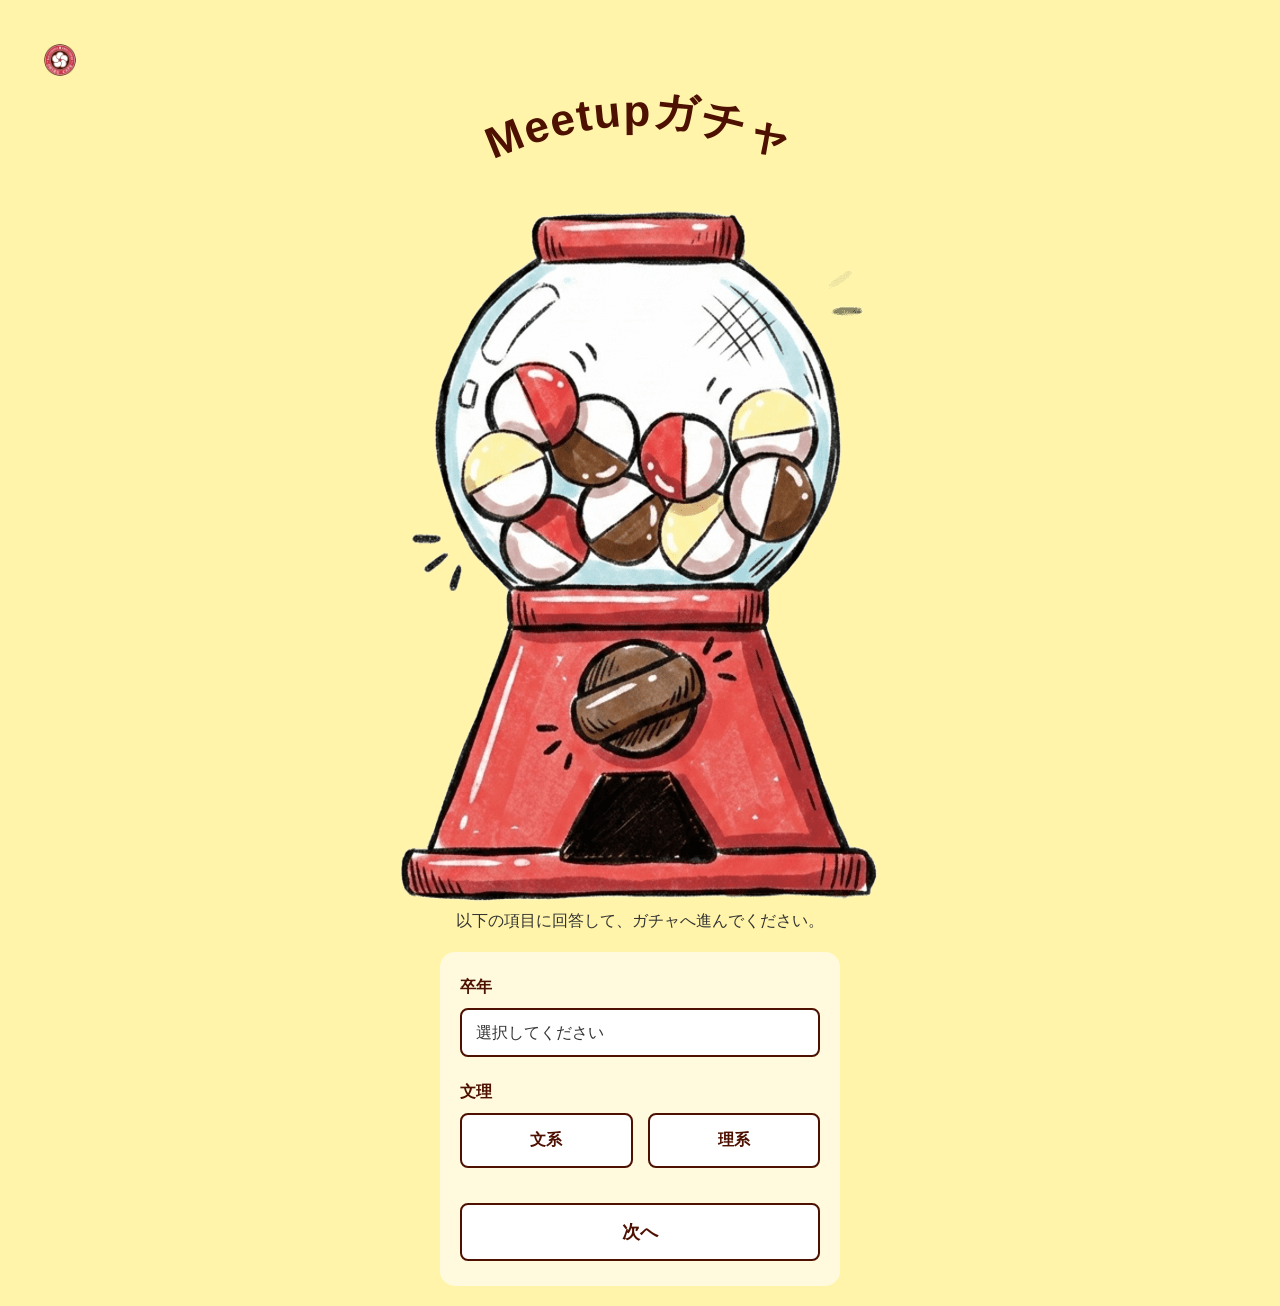
<file: index.html>
<!DOCTYPE html>
<html lang="ja">
<head>
    <meta charset="UTF-8">
    <meta name="viewport" content="width=device-width, initial-scale=1.0">
    <title>Meetupガチャ</title>
    <link rel="preconnect" href="https://fonts.googleapis.com">
    <link rel="preconnect" href="https://fonts.gstatic.com" crossorigin>
    <link href="https://fonts.googleapis.com/css2?family=Dela+Gothic+One&family=DotGothic16&family=Kosugi+Maru&display=swap" rel="stylesheet">
    <link rel="stylesheet" href="style.css">
</head>
<body>
    
<header class="header">
    <img src="image/shirucafe_logo.png" alt="知るカフェロゴ" class="logo">
    
    <div class="arch-title-container">
        <svg viewBox="0 0 500 150" class="arch-title">
            <path id="curve" d="M 50,120 Q 250,20 450,120" fill="transparent" />
            <text width="500">
                <textPath xlink:href="#curve" startOffset="50%" text-anchor="middle">
                    Meetupガチャ
                </textPath>
            </text>
        </svg>
    </div>
    
    <img src="image/gacha.png" alt="ガチャのイメージ" class="hero-image">
    <p>以下の項目に回答して、ガチャへ進んでください。</p>
</header>

    <main class="form-container">
        <form action="lottery.html" method="GET">
            
            <div class="form-group">
                <label for="grad_year">卒年</label>
                <select name="grad_year" id="grad_year" required>
                    <option value="" disabled selected>選択してください</option>
                    <option value="2027">27卒</option>
                    <option value="2028">28卒</option>
                    <option value="2029">29卒</option>
                    <option value="2030">30卒</option>
                </select>
            </div>

            <div class="form-group">
                <label>文理</label>
                <div class="radio-group">
                    <input type="radio" id="humanities" name="major_type" value="文系" required>
                    <label for="humanities">文系</label>
                    
                    <input type="radio" id="science" name="major_type" value="理系" required>
                    <label for="science">理系</label>
                </div>
            </div>

            <div class="submit-group">
                <button type="submit" class="submit-btn">次へ</button>
            </div>

        </form>
    </main>

</body>
</html>
</file>
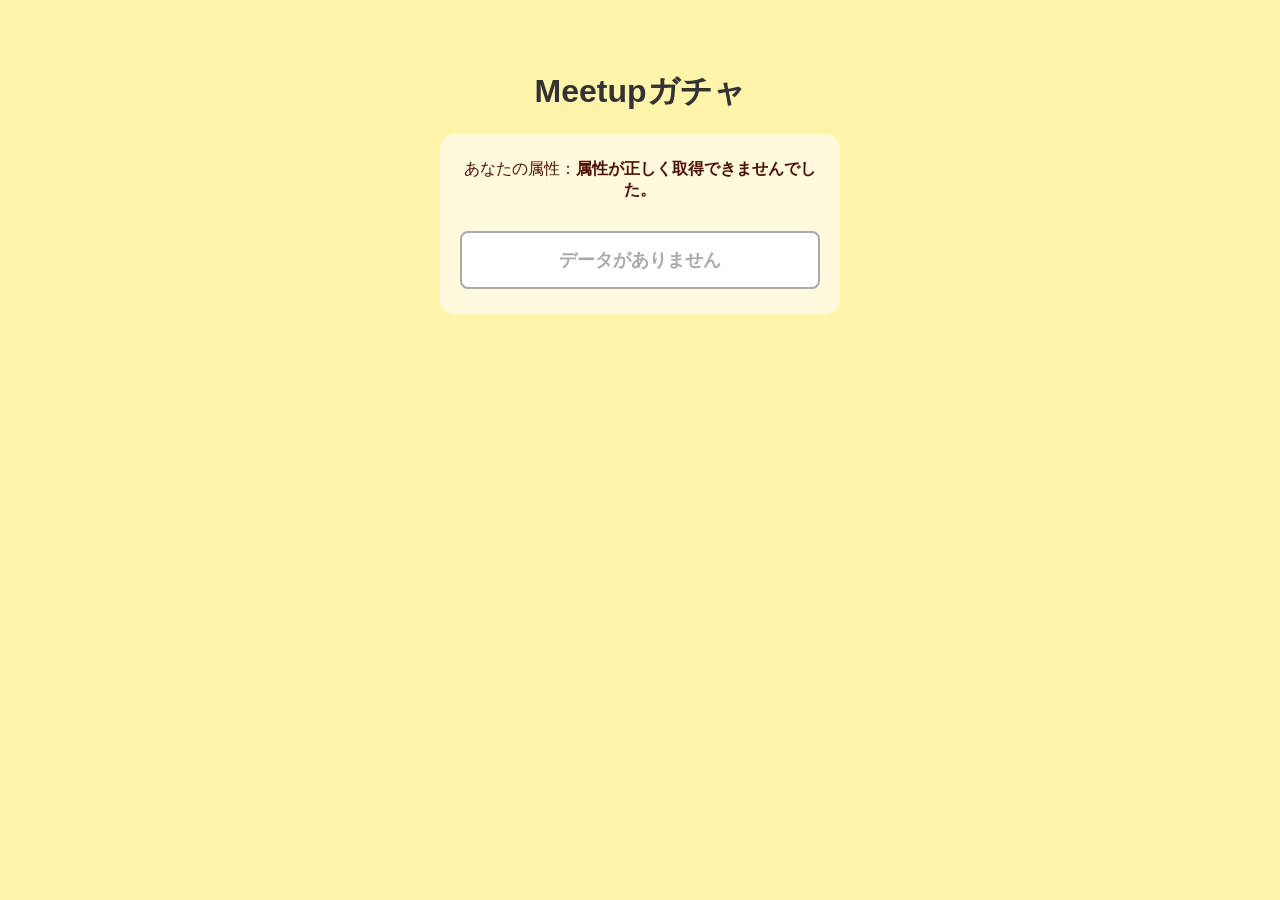
<file: lottery.html>
<!DOCTYPE html>
<html lang="ja">
<head>
    <meta charset="UTF-8">
    <meta name="viewport" content="width=device-width, initial-scale=1.0">
    <title>ガチャを引く | Meetupガチャ</title>
    <link rel="stylesheet" href="style.css">
</head>

<body>
    
    <header class="header">
        <h1>Meetupガチャ</h1>
    </header>

    <main class="gacha-container">
        
        <div class="user-status">
            <p>あなたの属性：<strong id="user-info">読み込み中...</strong></p>
        </div>

        <div class="action-group">
            <button id="draw-btn" class="submit-btn" disabled>データを読み込み中...</button>
        </div>

        <div id="draw-time" style="margin-top: 20px; font-weight: bold; color: #4d1001; display: none; text-align: center; font-size: 15px;"></div>

        <div id="animation-area" class="animation-box">
            ガチャガチャを回しています...<br>
            <div class="shake-emoji">🎁</div>
        </div>

        <div id="result-area" class="result-box"></div>

    </main>

    <script>
        const urlParams = new URLSearchParams(window.location.search);
        const gradYearValue = urlParams.get('grad_year');
        const majorType = urlParams.get('major_type');

        const yearDisplayMap = {
            "2027": "27卒",
            "2028": "28卒",
            "2029": "29卒",
            "2030": "30卒"
        };

        if (gradYearValue && majorType) {
            const displayYear = yearDisplayMap[gradYearValue] || gradYearValue;
            document.getElementById('user-info').textContent = `${displayYear} / ${majorType}`;
        } else {
            document.getElementById('user-info').textContent = "属性が正しく取得できませんでした。";
        }

        let gachaPools = {}; 

        async function loadGachaDataFromJSON() {
            try {
                const response = await fetch('data.json');
                if (!response.ok) throw new Error("JSONファイルの読み込みに失敗");
                const jsonData = await response.json();
                const pools = {};
                
                jsonData.forEach(item => {
                    const gradRaw = item.grad || "";
                    const majorRaw = item.major || "";
                    const itemName = item.name || null;
                    const itemImage = item.image || ""; 

                    if (!itemName) return;

                    const grads = (gradRaw.includes("共通") || gradRaw === "") ? ["2027", "2028", "2029", "2030"] : gradRaw.split(/[,、\s]+/);
                    const majors = (majorRaw.includes("共通") || majorRaw === "") ? ["文系", "理系"] : majorRaw.split(/[,、\s]+/);

                    grads.forEach(grad => {
                        majors.forEach(major => {
                            const key = `${grad.trim()}_${major.trim()}`;
                            if (!pools[key]) pools[key] = [];
                            pools[key].push({ name: itemName, image: itemImage });
                        });
                    });
                });
                return pools;
            } catch (error) {
                console.error("エラー:", error);
                alert("データの読み込みに失敗しました。");
                return {};
            }
        }

        window.addEventListener("DOMContentLoaded", async () => {
            const btn = document.getElementById('draw-btn');
            const timeDisplay = document.getElementById('draw-time');
            const resultArea = document.getElementById('result-area');

            const now = new Date();
            const todayStr = `${now.getFullYear()}-${now.getMonth() + 1}-${now.getDate()}`;
            const lastDrawDate = localStorage.getItem('meetupGachaDate');

            if (lastDrawDate === todayStr) {
                btn.disabled = true;
                btn.textContent = "本日はプレイ済みです（1日1回）";

                const savedTime = localStorage.getItem('meetupGachaTime');
                const savedResult = localStorage.getItem('meetupGachaResult');

                if (savedTime && savedResult) {
                    timeDisplay.textContent = savedTime;
                    timeDisplay.style.display = 'block';
                    resultArea.innerHTML = savedResult;
                    resultArea.style.display = 'block';
                }
                return; 
            }

            gachaPools = await loadGachaDataFromJSON();
            
            if (Object.keys(gachaPools).length > 0) {
                btn.disabled = false;
                btn.textContent = "ガチャを回す！";
            } else {
                btn.textContent = "データがありません";
            }
        });

        // ガチャを引くボタンを押した時の処理
        document.getElementById('draw-btn').addEventListener('click', function () {
            const btn = this;
            const userKey = `${gradYearValue}_${majorType}`;
            const targetPool = gachaPools[userKey];

            if (!targetPool || targetPool.length === 0) {
                alert("この属性に対応するガチャが用意されていません。");
                return;
            }

            // 1. すぐにボタンを押せないようにして、テキストを変更
            btn.disabled = true;
            btn.textContent = "抽選中...";

            // 2. アニメーションを表示する
            const animationArea = document.getElementById('animation-area');
            animationArea.style.display = 'block';

            // 3. 【3秒待ってから】結果を表示する魔法の処理 (setTimeout)
            setTimeout(() => {
                // アニメーションを隠す
                animationArea.style.display = 'none';

                // 時刻の生成
                const now = new Date();
                const y = now.getFullYear();
                const m = now.getMonth() + 1;
                const d = now.getDate();
                const h = String(now.getHours()).padStart(2, '0');
                const min = String(now.getMinutes()).padStart(2, '0');
                
                const timeText = `抽選時刻：${y}年${m}月${d}日 ${h}:${min}`;
                const timeDisplay = document.getElementById('draw-time');
                timeDisplay.textContent = timeText;
                timeDisplay.style.display = 'block';

                // ガチャの抽選
                const randomIndex = Math.floor(Math.random() * targetPool.length);
                const resultData = targetPool[randomIndex];

                const resultArea = document.getElementById('result-area');
                
                let htmlContent = `<div style="font-size: 22px; margin-bottom: 15px;">${resultData.name}</div>`;
                
                if (resultData.image) {
                    htmlContent += `<div>
                                        <img src="image/${resultData.image}" alt="${resultData.name}の画像" style="max-width: 100%; height: auto; border-radius: 5px;">
                                    </div>`;
                }

                htmlContent += `<div style="margin-top: 20px; padding-top: 15px; border-top: 1px dashed #4d1001; font-size: 14px; font-weight: normal; color: #d32f2f; line-height: 1.5; text-align: left;">
                                    🎁 <strong>ご参加ありがとうございます！</strong><br>
                                    画像提示の上、この画像または企業のMeetupを本日中に店頭で予約していただいた方に特典を差し上げます！
                                </div>`;

                resultArea.innerHTML = htmlContent;
                resultArea.style.display = 'block';

                // 記録の保存
                const todayStr = `${y}-${m}-${d}`;
                localStorage.setItem('meetupGachaDate', todayStr);
                localStorage.setItem('meetupGachaTime', timeText);
                localStorage.setItem('meetupGachaResult', htmlContent);

                // ボタンのテキストを最終状態にする
                btn.textContent = "本日はプレイ済みです（1日1回）";

            }, 3000); // ここが「3000ミリ秒 ＝ 3秒」の設定です
        });
    </script>
</body>
</html>
</file>
<file: style.css>
/* 画面全体のリセットと基本設定 */
* {
    box-sizing: border-box;
    margin: 0;
    padding: 0;
    font-family: 'Helvetica Neue', Arial, 'Hiragino Kaku Gothic ProN', 'Hiragino Sans', Meiryo, sans-serif;
}

body {
    /* ご指定の背景色 */
    background-color: #fff4aa; 
    color: #333;
    text-align: center;
    padding: 20px;
}

/* =======================================
   ヘッダー周りのデザイン
======================================= */
/* ヘッダー全体の設定 */
.header {
    position: relative; /* これがロゴ配置の基準になります */
    text-align: center;
    padding-top: 50px; /* ロゴと重ならないよう、上側に少し余白を持たせます */
    margin-bottom: 20px;
}

/* ロゴを左上に小さく配置 */
.logo {
    position: absolute; /* 親要素（.header）の左上を基準に固定 */
    top: 10px;          /* 上から10px */
    left: 10px;         /* 左から10px */
    width: 60px;        /* サイズを小さく設定 */
    height: auto;
    z-index: 10;        /* 他の要素より手前に表示 */
}

/* アーチタイトルのコンテナ（位置がずれないよう中央固定） */
.arch-title-container {
    width: 100%;
    max-width: 400px;
    margin: 0 auto;
}

/* タイトル本体（SVG） */
.arch-title {
    width: 100%;
    height: auto;
}

/* SVG内のテキストデザイン */
.arch-title text {
    fill: #4d1001;      /* ご指定のふちの色と同じブラウン */
    font-size: 55px;    /* 以前より約1.5倍に大きく設定 */
    font-weight: 900;   /* 太字に設定 */
    letter-spacing: 2px;
    font-family: "DotGothic16", sans-serif;
}

}

/* ガチャ画像 */
.hero-image {
    max-width: 100%;
    width: 250px;
    display: block;
    margin: 0 auto 15px auto;
    border-radius: 10px;
}

/* =======================================
   フォームとガチャの枠組み
======================================= */
.form-container, .gacha-container {
    max-width: 400px;
    margin: 0 auto;
    /* 背景のイエローに馴染むように、少しだけ白い半透明の座布団を敷いています */
    background-color: rgba(255, 255, 255, 0.6); 
    padding: 25px 20px;
    border-radius: 15px;
}

.form-group {
    margin-bottom: 25px;
    text-align: left;
}

.form-group > label {
    display: block;
    font-weight: bold;
    margin-bottom: 10px;
    color: #4d1001;
}

/* プルダウンメニューのデザイン */
select {
    width: 100%;
    padding: 14px;
    font-size: 16px;
    border: 2px solid #4d1001;
    border-radius: 8px;
    background-color: #ffffff;
    color: #333;
    cursor: pointer;
    /* スマホで見やすいように調整 */
    appearance: none;
}

/* =======================================
   文理選択：押しやすい四角いカード型 
======================================= */
.radio-group {
    display: flex;
    gap: 15px;
}

/* 実際の丸ポチは見えないように隠す */
.radio-group input[type="radio"] {
    display: none; 
}

/* 丸ポチの代わりになるカード型のラベル */
.radio-group label {
    flex: 1;
    text-align: center;
    padding: 15px;
    border: 2px solid #4d1001; /* ご指定のふちの色 */
    background-color: #ffffff; /* 塗りつぶし色 */
    color: #4d1001;
    font-weight: bold;
    border-radius: 8px;
    cursor: pointer;
    transition: all 0.2s; /* ふわっと色が変わるアニメーション */
    margin-bottom: 0;
}

/* タップして「選択」された時のデザイン */
.radio-group input[type="radio"]:checked + label {
    background-color: #4d1001; /* 選択時は塗りつぶす */
    color: #ffffff; /* 文字を白に抜く */
}

/* =======================================
   メインボタン（次へ・ガチャを回す）
======================================= */
.submit-btn {
    width: 100%;
    padding: 15px;
    font-size: 18px;
    font-weight: bold;
    color: #4d1001;            /* 文字の色 */
    background-color: #ffffff; /* 塗りつぶし（白） */
    border: 2px solid #4d1001; /* ふちの色 */
    border-radius: 8px;
    cursor: pointer;
    transition: all 0.2s;
    margin-top: 10px;
}

/* ボタンを押した時やマウスを乗せた時の動き */
.submit-btn:hover:not(:disabled), .submit-btn:active:not(:disabled) {
    background-color: #4d1001;
    color: #ffffff;
}

/* 読み込み中（押せない時）のデザイン */
.submit-btn:disabled {
    border-color: #aaa;
    color: #aaa;
    cursor: not-allowed;
}

/* =======================================
   ガチャ結果エリア
======================================= */
.user-status {
    margin-bottom: 20px;
    color: #4d1001;
    font-size: 16px;
}

.result-box {
    margin-top: 25px;
    padding: 20px;
    border: 2px solid #4d1001;
    border-radius: 10px;
    background-color: #ffffff;
    font-size: 20px;
    font-weight: bold;
    display: none; 
}

/* =======================================
   ガチャのアニメーション演出用
======================================= */
.animation-box {
    text-align: center;
    padding: 30px 20px;
    font-size: 20px;
    font-weight: bold;
    color: #4d1001;
    display: none; /* 最初は隠しておく */
    background-color: #ffffff;
    border: 2px solid #4d1001;
    border-radius: 10px;
    margin-top: 25px;
}

.shake-emoji {
    font-size: 50px;
    margin-top: 15px;
    display: inline-block;
    /* 0.3秒間隔で無限に揺れるアニメーションを指定 */
    animation: shakeAnim 0.3s infinite;
}

/* ガタガタ揺れる動きの細かい設定 */
@keyframes shakeAnim {
    0% { transform: translate(2px, 1px) rotate(0deg); }
    10% { transform: translate(-1px, -2px) rotate(-5deg); }
    20% { transform: translate(-3px, 0px) rotate(5deg); }
    30% { transform: translate(0px, 2px) rotate(0deg); }
    40% { transform: translate(1px, -1px) rotate(5deg); }
    50% { transform: translate(-1px, 2px) rotate(-5deg); }
    60% { transform: translate(-3px, 1px) rotate(0deg); }
    70% { transform: translate(2px, 1px) rotate(-5deg); }
    80% { transform: translate(-1px, -1px) rotate(5deg); }
    90% { transform: translate(2px, 2px) rotate(0deg); }
    100% { transform: translate(1px, -2px) rotate(-5deg); }
}
</file>
